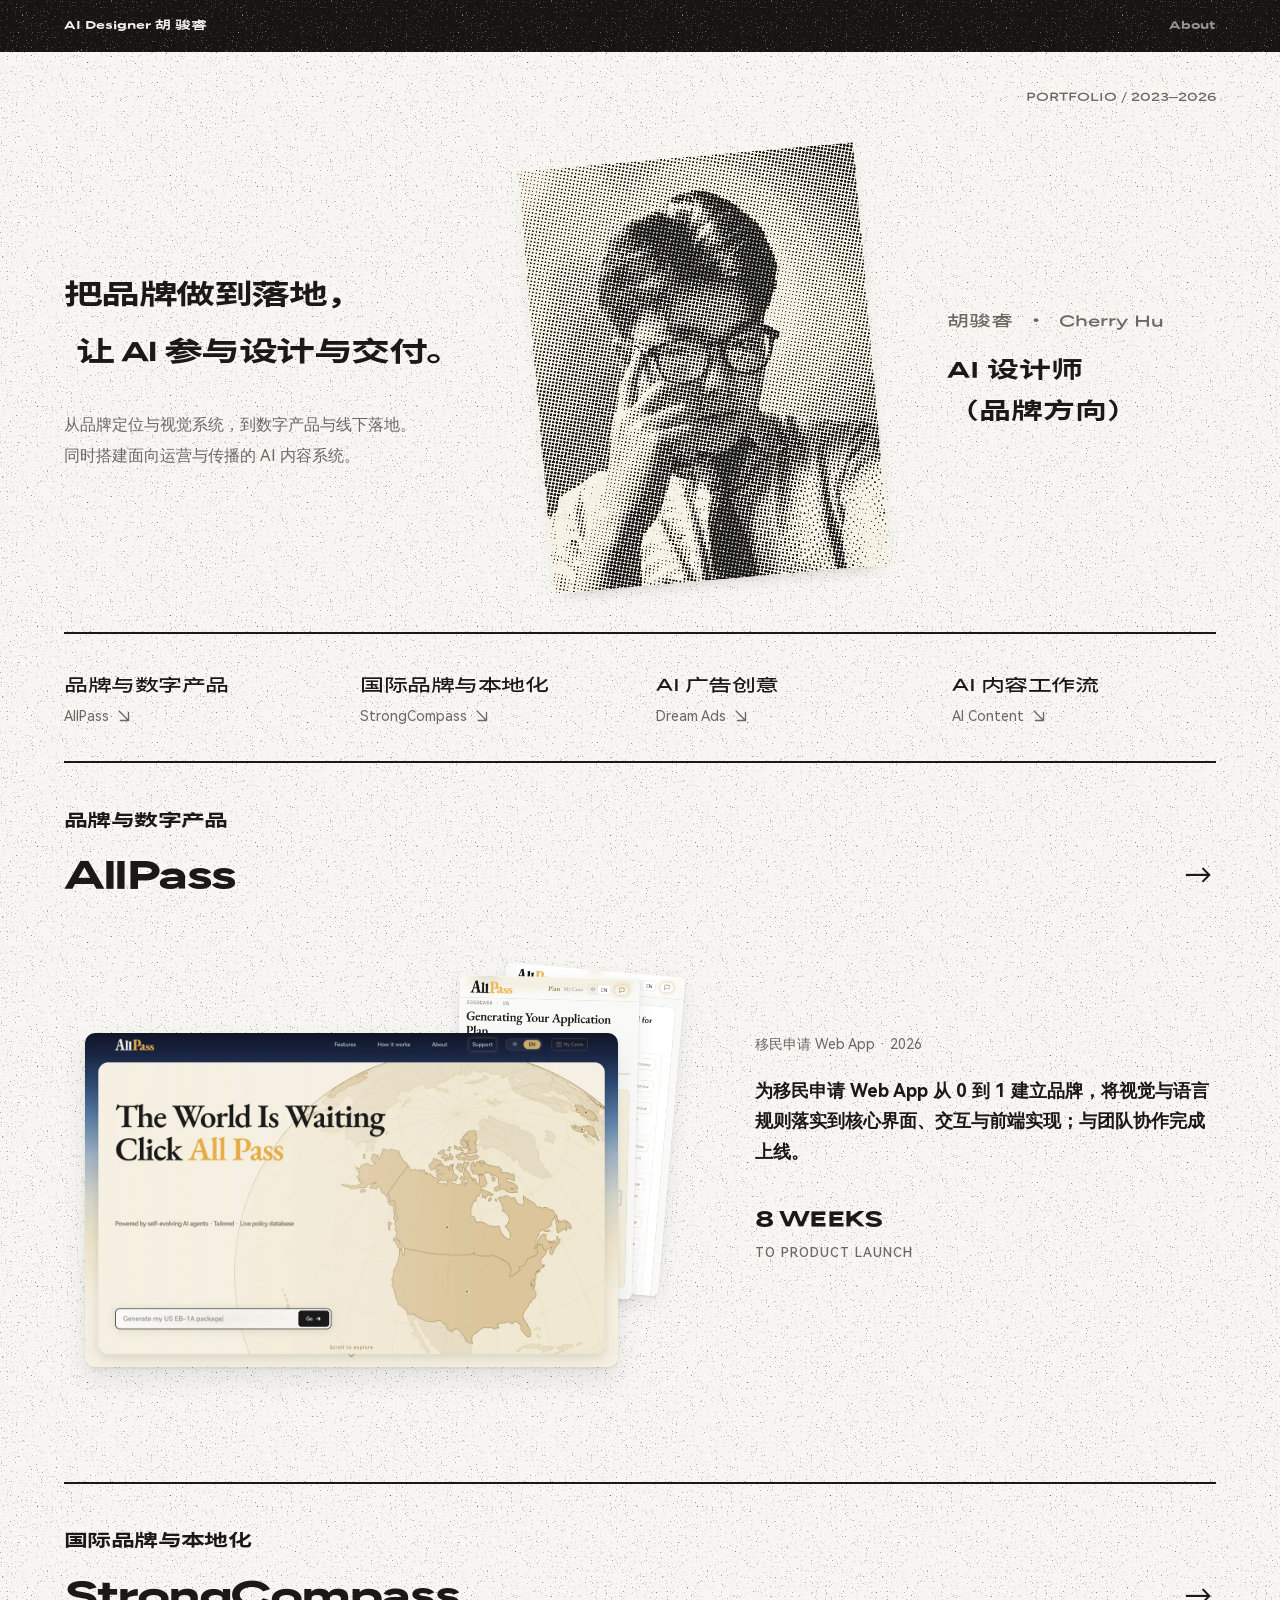
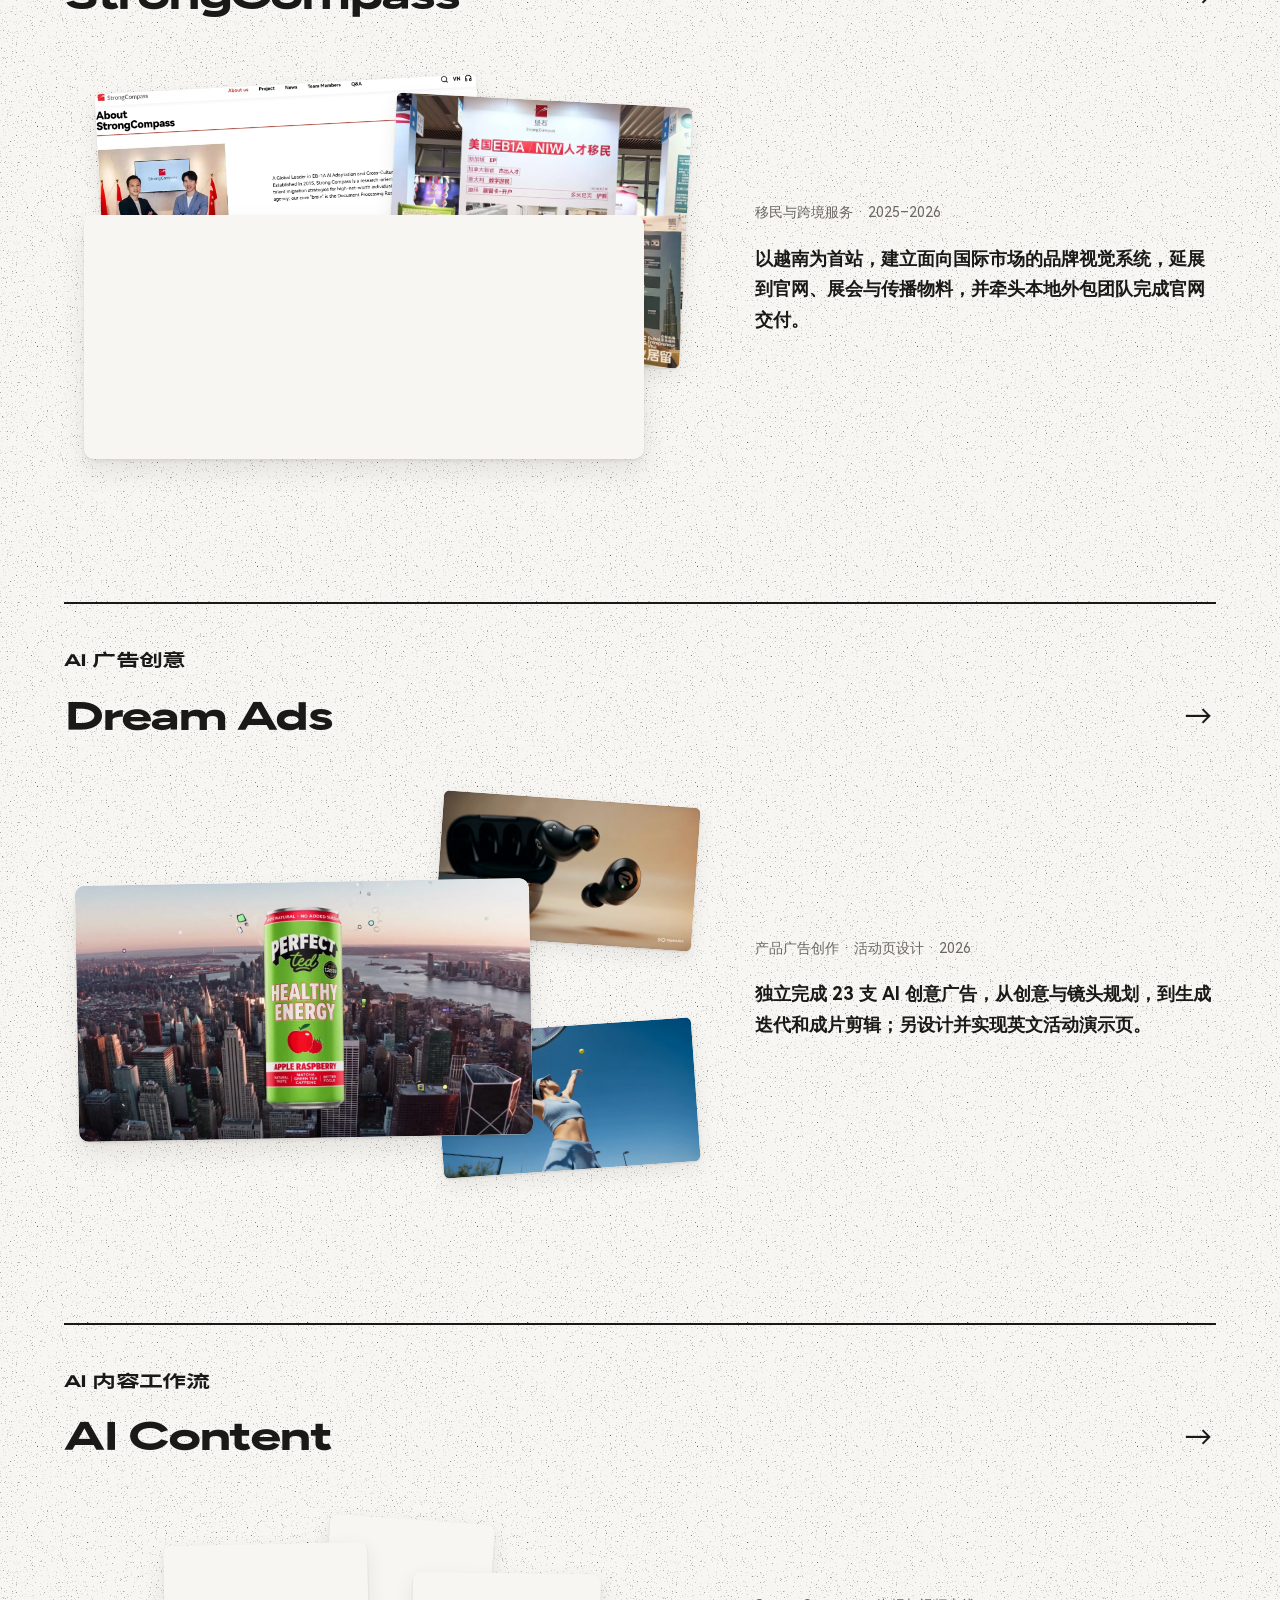
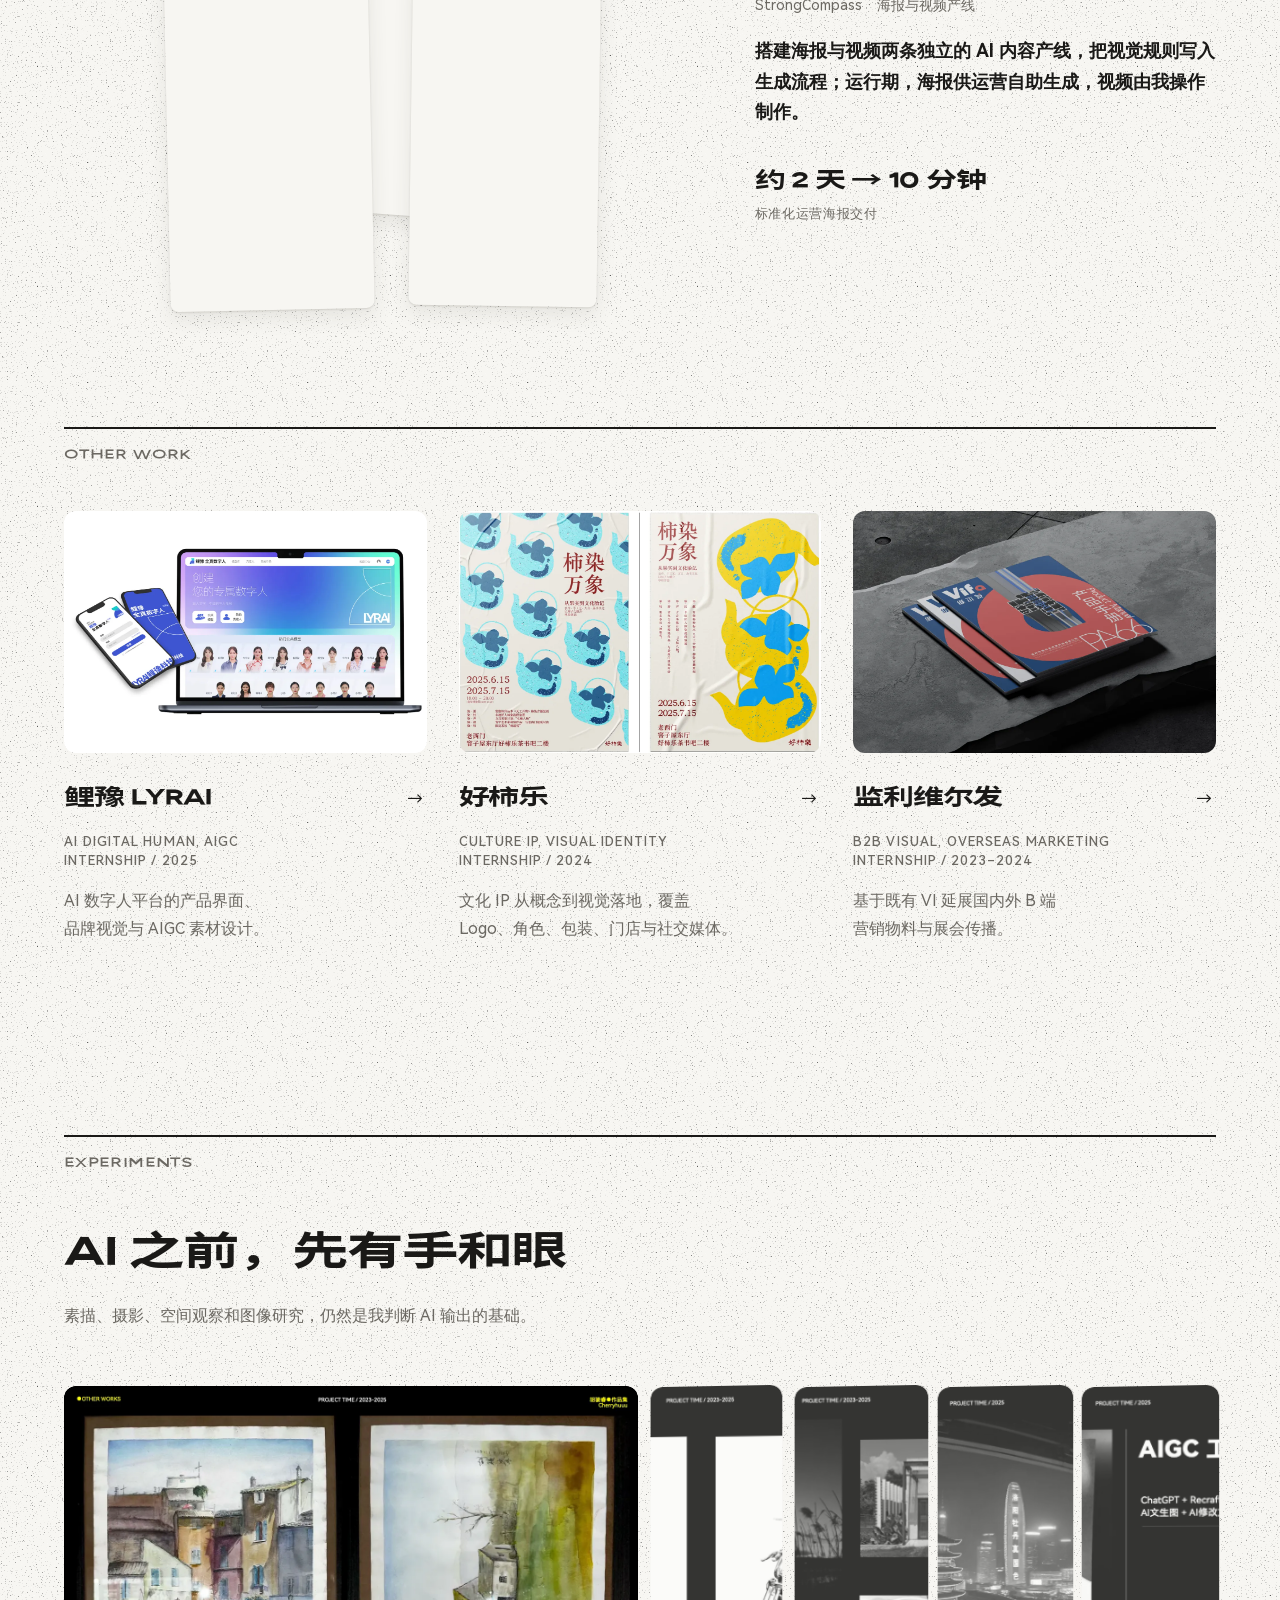
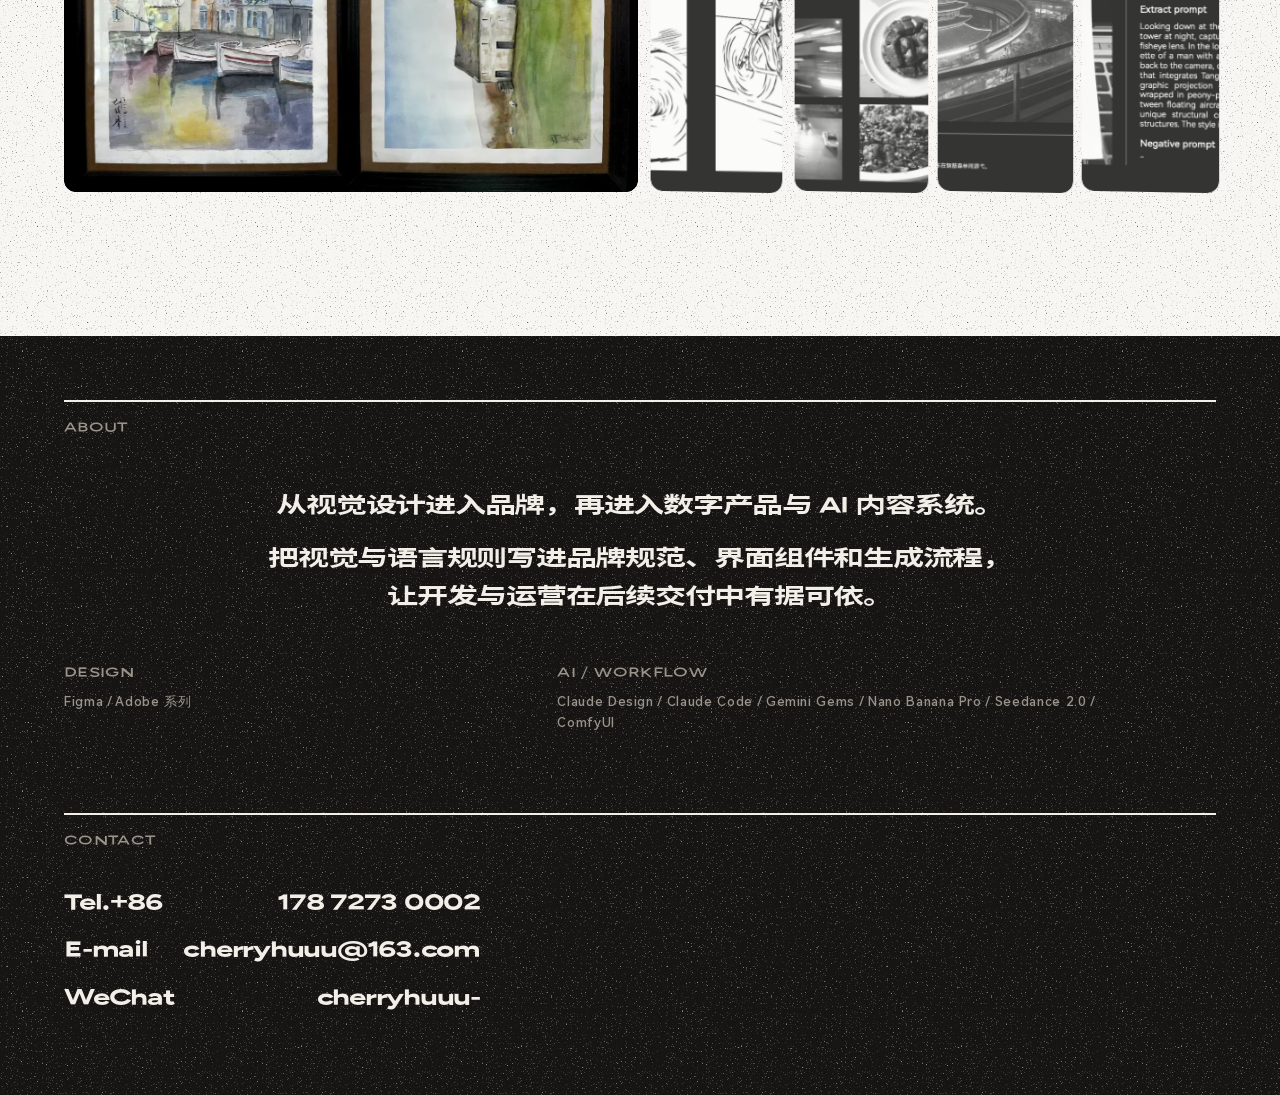
<file: index.html>
<!doctype html>
<html lang="zh-CN">
  <head>
    <meta charset="UTF-8" />
    <meta name="viewport" content="width=device-width, initial-scale=1.0, viewport-fit=cover" />

    <!-- §3.5 全站 noindex：本站靠主动发链接触达，不靠搜索 -->
    <meta name="robots" content="noindex, nofollow" />
    <meta name="googlebot" content="noindex, nofollow" />
    <meta name="baiduspider" content="noindex, nofollow" />

    <!-- §2.6 网点签名做站体识别，纯墨色不引入第六色 -->
    <link rel="icon" type="image/svg+xml" href="/favicon.svg" />
    <link rel="apple-touch-icon" href="/favicon.svg" />

    <title>胡骏睿 Cherry —— AI 设计师（品牌方向）</title>
    <meta
      name="description"
      content="从品牌定位与视觉系统，到数字产品、线下落地与多语言内容；并以 AI-native 的方式，把品牌规范延伸到前端实现、内容与视频生产。"
    />
    <meta name="theme-color" content="#f7f6f2" />

    <!-- 动效门控必须在首帧前定：初始隐藏态只在 html.anim-ok 下生效。
         IO 不存在或用户要求减少动效时不加这个类，整站静态直出 —— 内容永远不赌 JS。
         （2026-08-19 夜间模式撤掉，这里不再写 data-theme：全站单一日间主题。） -->
    <script>
      (function () {
        try {
          if (
            "IntersectionObserver" in window &&
            !window.matchMedia("(prefers-reduced-motion: reduce)").matches
          ) {
            document.documentElement.classList.add("anim-ok");
          }
        } catch (e) {}
      })();
    </script>

    <!-- 微信内置浏览器：分享卡片用 -->
    <meta property="og:type" content="website" />
    <meta property="og:title" content="胡骏睿 Cherry —— AI 设计师（品牌方向）" />
    <meta
      property="og:description"
      content="把品牌从定位做到真实落地，也把 AI 变成真正参与工作的方式。"
    />
    <script type="module" crossorigin src="/assets/index-Cog37Mew.js"></script>
    <link rel="stylesheet" crossorigin href="/assets/index-C4J3CHTX.css">
  </head>
  <body>
    <div id="root"></div>
  </body>
</html>
</file>
